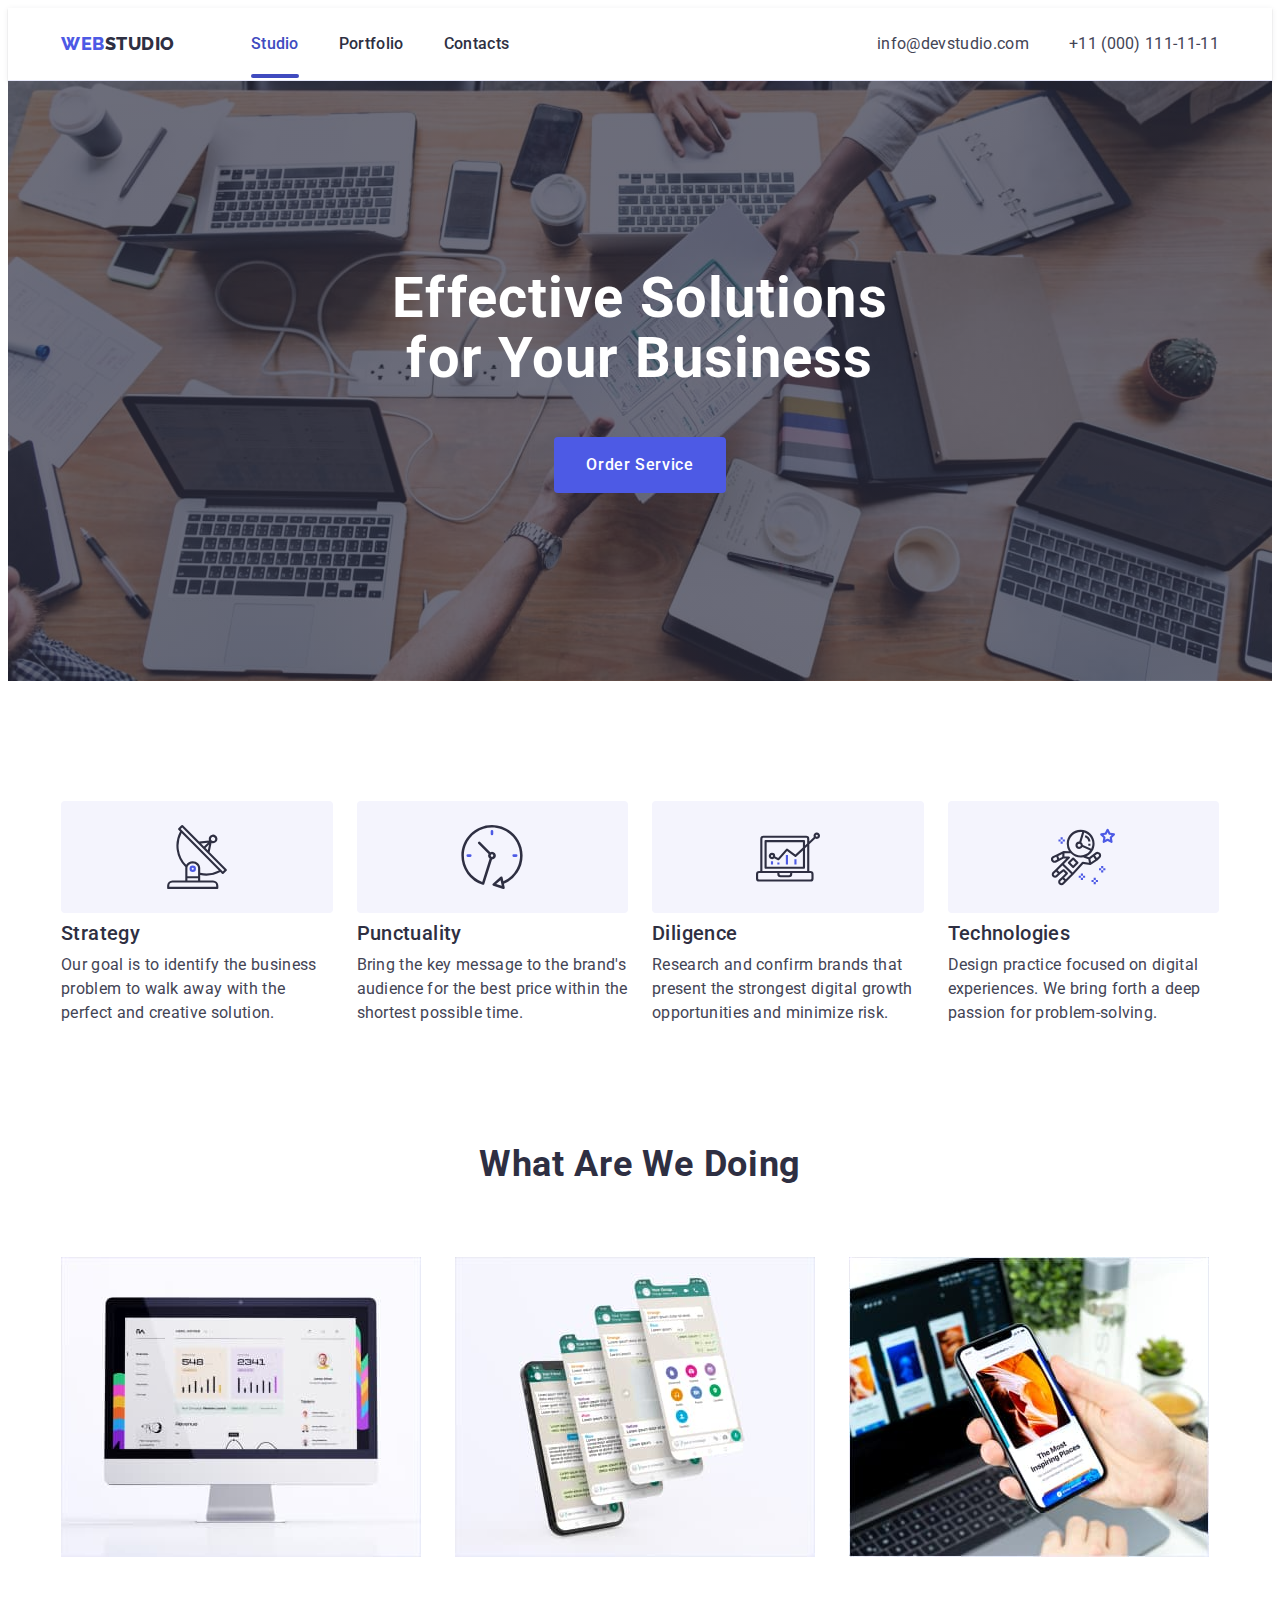
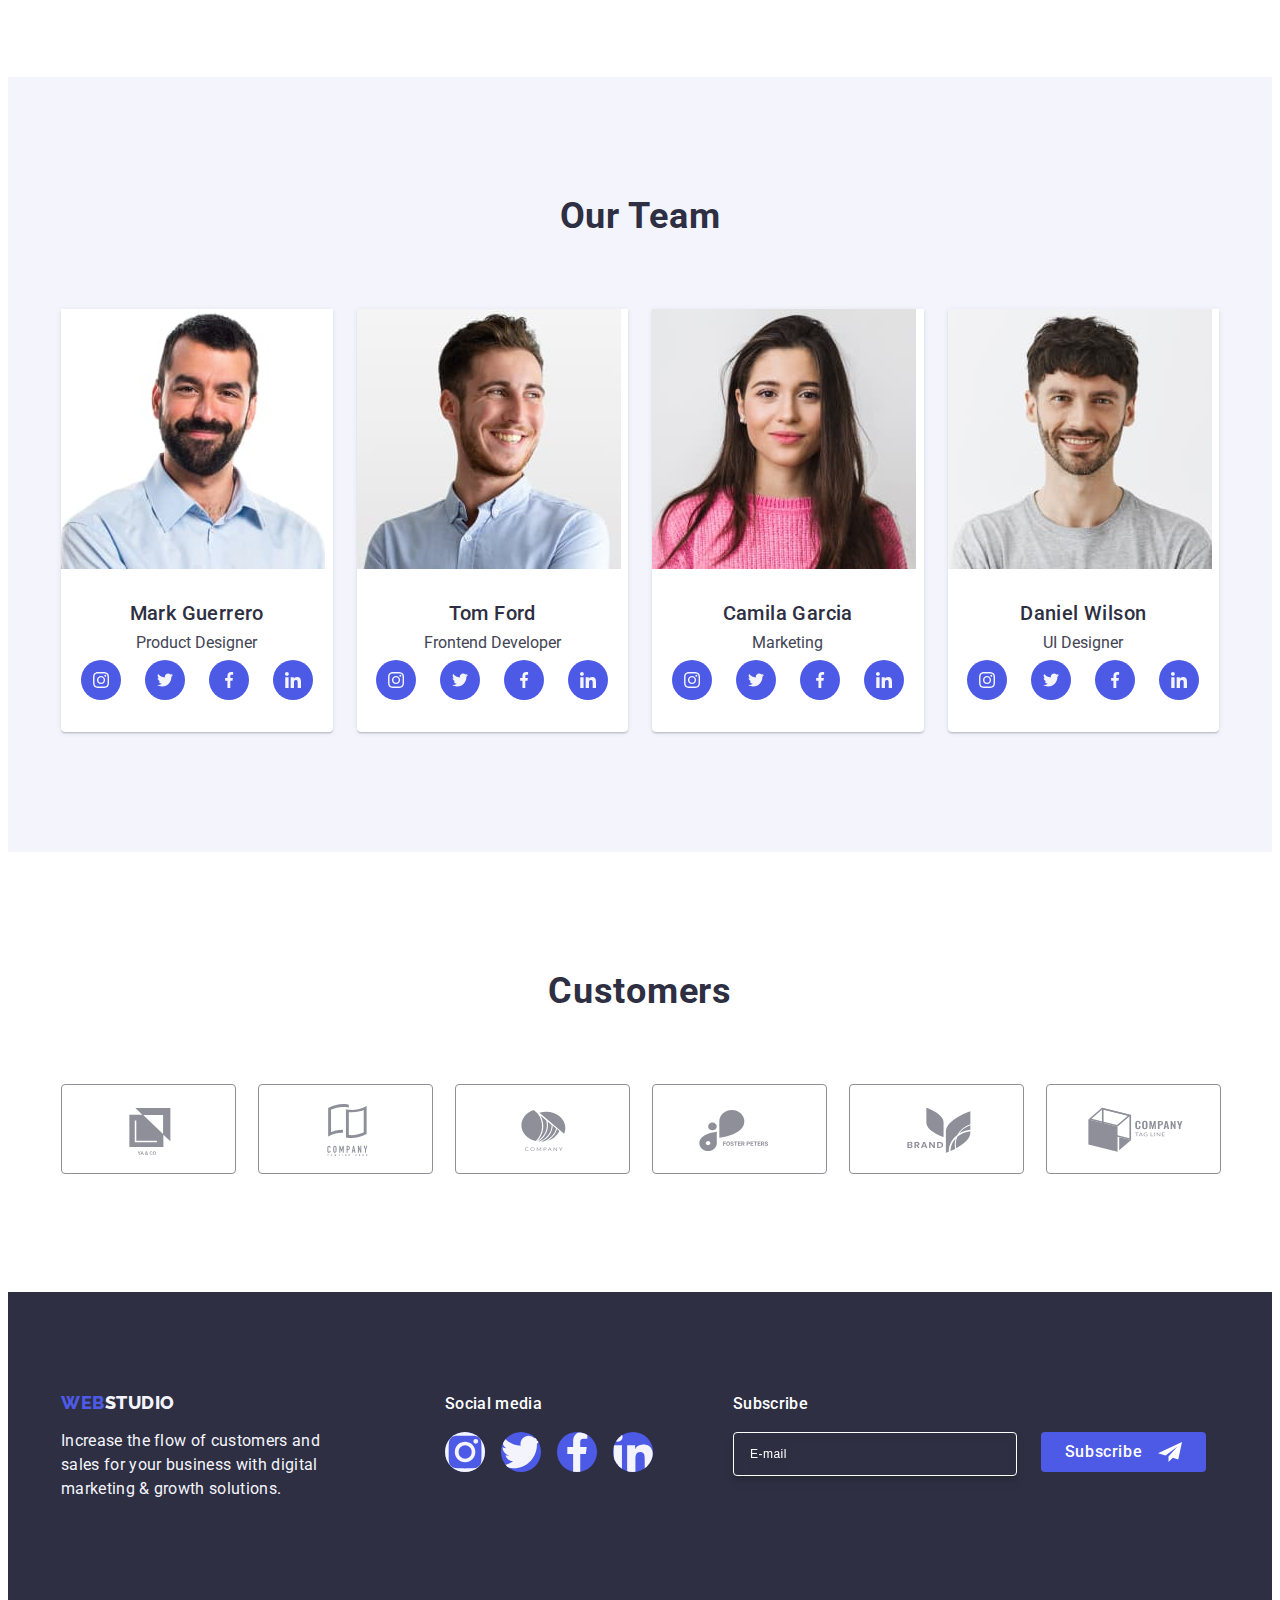
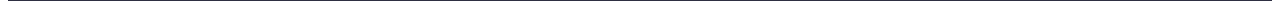
<file: index.html>
<!DOCTYPE html>
<html lang="en">
  <head>
    <meta charset="UTF-8" />
    <meta name="viewport" content="width=device-width, initial-scale=1.0" />
    <title>Web Studio</title>
    <link
      rel="stylesheet"
      href="https://cdnjs.cloudflare.com/ajax/libs/modern-normalize/2.0.0/modern-normalize.min.css"
      integrity="sha512-4xo8blKMVCiXpTaLzQSLSw3KFOVPWhm/TRtuPVc4WG6kUgjH6J03IBuG7JZPkcWMxJ5huwaBpOpnwYElP/m6wg=="
      crossorigin="anonymous"
      referrerpolicy="no-referrer"
    />
    <link rel="stylesheet" href="./css/styles.css" />
    <link rel="preconnect" href="https://fonts.googleapis.com" />
    <link rel="preconnect" href="https://fonts.gstatic.com" crossorigin />
    <link
      href="https://fonts.googleapis.com/css2?family=Raleway:wght@800&family=Roboto:wght@400;500;700;900&display=swap"
      rel="stylesheet"
    />
  </head>
  <body>
    <header class="header">
      <div class="container container-header">
        <nav class="header-navigation">
          <a class="header-logo link" href="./index.html"
            >Web<span class="header-studio-logo">Studio</span></a
          >
          <ul class="header-menu-list list">
            <li class="header-menu-item">
              <a class="header-menu-link link current" href="./index.html"
                >Studio</a
              >
            </li>
            <li class="header-menu-item">
              <a class="header-menu-link link" href="./portfolio.html"
                >Portfolio</a
              >
            </li>
            <li class="header-menu-item">
              <a class="header-menu-link link" href="">Contacts</a>
            </li>
          </ul>
        </nav>
        <address class="address">
          <ul class="address-list list">
            <li class="address-item">
              <a class="address-link link" href="mailto:info@devstudio.com"
                >info@devstudio.com</a
              >
            </li>
            <li class="address-item">
              <a class="address-link link" href="tel:+110001111111"
                >+11 (000) 111-11-11</a
              >
            </li>
          </ul>
        </address>
      </div>
    </header>
    <main>
      <section class="service">
        <div class="container">
          <h1 class="section-service-wrap">
            Effective Solutions for Your Business
          </h1>
          <button class="btn-section-service" type="button" data-modal-open>
            Order Service
          </button>
        </div>
      </section>
      <section class="section">
        <div class="container">
          <h2 class="visually-hidden">Solutions</h2>
          <ul class="section-list list">
            <li class="section-item">
              <div class="icon">
                <svg width="64" height="64">
                  <use href="./images/icons.svg#icon-antenna"></use>
                </svg>
              </div>
              <h3 class="section-service-title">Strategy</h3>
              <p class="section-text">
                Our goal is to identify the business problem to walk away with
                the perfect and creative solution.
              </p>
            </li>
            <li class="section-item">
              <div class="icon">
                <svg class="icon-section" width="64" height="64">
                  <use href="./images/icons.svg#icon-clock"></use>
                </svg>
              </div>
              <h3 class="section-service-title">Punctuality</h3>
              <p class="section-text">
                Bring the key message to the brand's audience for the best price
                within the shortest possible time.
              </p>
            </li>
            <li class="section-item">
              <div class="icon">
                <svg class="icon-section" width="64" height="64">
                  <use href="./images/icons.svg#icon-diagram"></use>
                </svg>
              </div>
              <h3 class="section-service-title">Diligence</h3>
              <p class="section-text">
                Research and confirm brands that present the strongest digital
                growth opportunities and minimize risk.
              </p>
            </li>
            <li class="section-item">
              <div class="icon">
                <svg class="icon-section" width="64" height="64">
                  <use href="./images/icons.svg#icon-astronaut"></use>
                </svg>
              </div>
              <h3 class="section-service-title">Technologies</h3>
              <p class="section-text">
                Design practice focused on digital experiences. We bring forth a
                deep passion for problem-solving.
              </p>
            </li>
          </ul>
        </div>
      </section>
      <section class="section-picture">
        <div class="container">
          <h2 class="section-title">What are we doing</h2>
          <ul class="section-picture-list list">
            <li class="section-picture-item">
              <img
                class="img"
                src="./images/img1.jpg"
                alt="Monitor"
                width="360"
              />
            </li>
            <li class="section-picture-item">
              <img
                class="img"
                src="./images/img2.jpg"
                alt="Smartphone"
                width="360"
              />
            </li>
            <li class="section-picture-item">
              <img
                class="img"
                src="./images/img3.jpg"
                alt="Smartphone and Computer"
                width="360"
              />
            </li>
          </ul>
        </div>
      </section>
      <section class="team">
        <div class="container">
          <h2 class="section-title-team">Our Team</h2>
          <ul class="team-list-list list">
            <li class="team-item-list">
              <img
                class="section-images-team"
                src="./images/img4.jpg"
                alt="Mark Guerrero"
                width="264"
              />
              <div class="container-team-title">
                <h3 class="team-title-title">Mark Guerrero</h3>
                <p class="text-team-text">Product Designer</p>
                <ul class="team-list-icon">
                  <li class="team-item-icon list">
                    <a
                      class="team-link-icon"
                      href="https://www.instagram.com/"
                      target="_blank"
                    >
                      <svg class="icon-team-section" width="16" height="16">
                        <use href="./images/icons.svg#icon-instagram"></use>
                      </svg>
                    </a>
                  </li>
                  <li class="team-item-icon list">
                    <a
                      class="team-link-icon"
                      href="https://twitter.com/"
                      target="_blank"
                    >
                      <svg class="icon-team-section" width="16" height="16">
                        <use href="./images/icons.svg#icon-twitter"></use>
                      </svg>
                    </a>
                  </li>
                  <li class="team-item-icon list">
                    <a
                      class="team-link-icon"
                      href="https://uk-ua.facebook.com/"
                      target="_blank"
                    >
                      <svg class="icon-team-section" width="16" height="16">
                        <use href="./images/icons.svg#icon-facebook"></use>
                      </svg>
                    </a>
                  </li>
                  <li class="team-item-icon list">
                    <a
                      class="team-link-icon"
                      href="https://www.linkedin.com/"
                      target="_blank"
                    >
                      <svg class="icon-team-section" width="16" height="16">
                        <use href="./images/icons.svg#icon-linkedin"></use>
                      </svg>
                    </a>
                  </li>
                </ul>
              </div>
            </li>
            <li class="team-item-list">
              <img
                class="section-images-team"
                src="./images/img5.jpg"
                alt="Tom Ford"
                width="264"
              />

              <div class="container-team-title">
                <h3 class="team-title-title">Tom Ford</h3>
                <p class="text-team-text">Frontend Developer</p>
                <ul class="team-list-icon">
                  <li class="team-item-icon list">
                    <a
                      class="team-link-icon"
                      href="https://www.instagram.com/"
                      target="_blank"
                    >
                      <svg class="icon-team-section" width="16" height="16">
                        <use href="./images/icons.svg#icon-instagram"></use>
                      </svg>
                    </a>
                  </li>
                  <li class="team-item-icon list">
                    <a
                      class="team-link-icon"
                      href="https://twitter.com/"
                      target="_blank"
                    >
                      <svg class="icon-team-section" width="16" height="16">
                        <use href="./images/icons.svg#icon-twitter"></use>
                      </svg>
                    </a>
                  </li>
                  <li class="team-item-icon list">
                    <a
                      class="team-link-icon"
                      href="https://uk-ua.facebook.com/"
                      target="_blank"
                    >
                      <svg class="icon-team-section" width="16" height="16">
                        <use href="./images/icons.svg#icon-facebook"></use>
                      </svg>
                    </a>
                  </li>
                  <li class="team-item-icon list">
                    <a
                      class="team-link-icon"
                      href="https://www.linkedin.com/"
                      target="_blank"
                    >
                      <svg class="icon-team-section" width="16" height="16">
                        <use href="./images/icons.svg#icon-linkedin"></use>
                      </svg>
                    </a>
                  </li>
                </ul>
              </div>
            </li>
            <li class="team-item-list">
              <img
                class="section-images-team"
                src="./images/img6.jpg"
                alt="Camila Garcia"
                width="264"
              />
              <div class="container-team-title">
                <h3 class="team-title-title">Camila Garcia</h3>
                <p class="text-team-text">Marketing</p>
                <ul class="team-list-icon">
                  <li class="team-item-icon list">
                    <a
                      class="team-link-icon"
                      href="https://www.instagram.com/"
                      target="_blank"
                    >
                      <svg class="icon-team-section" width="16" height="16">
                        <use href="./images/icons.svg#icon-instagram"></use>
                      </svg>
                    </a>
                  </li>
                  <li class="team-item-icon list">
                    <a
                      class="team-link-icon"
                      href="https://twitter.com/"
                      target="_blank"
                    >
                      <svg class="icon-team-section" width="16" height="16">
                        <use href="./images/icons.svg#icon-twitter"></use>
                      </svg>
                    </a>
                  </li>
                  <li class="team-item-icon list">
                    <a
                      class="team-link-icon"
                      href="https://uk-ua.facebook.com/"
                      target="_blank"
                    >
                      <svg class="icon-team-section" width="16" height="16">
                        <use href="./images/icons.svg#icon-facebook"></use>
                      </svg>
                    </a>
                  </li>
                  <li class="team-item-icon list">
                    <a
                      class="team-link-icon"
                      href="https://www.linkedin.com/"
                      target="_blank"
                    >
                      <svg class="icon-team-section" width="16" height="16">
                        <use href="./images/icons.svg#icon-linkedin"></use>
                      </svg>
                    </a>
                  </li>
                </ul>
              </div>
            </li>
            <li class="team-item-list">
              <img
                class="section-images-team"
                src="./images/img7.jpg"
                alt="Daniel Wilson"
                width="264"
              />
              <div class="container-team-title">
                <h3 class="team-title-title">Daniel Wilson</h3>
                <p class="text-team-text">UI Designer</p>
                <ul class="team-list-icon">
                  <li class="team-item-icon list">
                    <a
                      class="team-link-icon"
                      href="https://www.instagram.com/"
                      target="_blank"
                    >
                      <svg class="icon-team-section" width="16" height="16">
                        <use href="./images/icons.svg#icon-instagram"></use>
                      </svg>
                    </a>
                  </li>
                  <li class="team-item-icon list">
                    <a
                      class="team-link-icon"
                      href="https://twitter.com/"
                      target="_blank"
                    >
                      <svg class="icon-team-section" width="16" height="16">
                        <use href="./images/icons.svg#icon-twitter"></use>
                      </svg>
                    </a>
                  </li>
                  <li class="team-item-icon list">
                    <a
                      class="team-link-icon"
                      href="https://uk-ua.facebook.com/"
                      target="_blank"
                    >
                      <svg class="icon-team-section" width="16" height="16">
                        <use href="./images/icons.svg#icon-facebook"></use>
                      </svg>
                    </a>
                  </li>
                  <li class="team-item-icon list">
                    <a
                      class="team-link-icon"
                      href="https://www.linkedin.com/"
                      target="_blank"
                    >
                      <svg class="icon-team-section" width="16" height="16">
                        <use href="./images/icons.svg#icon-linkedin"></use>
                      </svg>
                    </a>
                  </li>
                </ul>
              </div>
            </li>
          </ul>
        </div>
      </section>
      <section class="customers">
        <div class="container">
          <h2 class="section-title-customers">Customers</h2>
          <ul class="section-list-customers list">
            <li class="section-item-customers">
              <a class="section-customers-link" href="">
                <svg class="icon-customers" width="104" height="56">
                  <use href="./images/icons.svg#icon-logo"></use>
                </svg>
              </a>
            </li>
            <li class="section-item-customers">
              <a class="section-customers-link" href="">
                <svg class="icon-customers" width="104" height="56">
                  <use href="./images/icons.svg#icon-logo1"></use>
                </svg>
              </a>
            </li>
            <li class="section-item-customers">
              <a class="section-customers-link" href="">
                <svg class="icon-customers" width="104" height="56">
                  <use href="./images/icons.svg#icon-logo2"></use>
                </svg>
              </a>
            </li>
            <li class="section-item-customers">
              <a class="section-customers-link" href="">
                <svg class="icon-customers" width="104" height="56">
                  <use href="./images/icons.svg#icon-logo3"></use>
                </svg>
              </a>
            </li>
            <li class="section-item-customers">
              <a class="section-customers-link" href="">
                <svg class="icon-customers" width="104" height="56">
                  <use href="./images/icons.svg#icon-logo4"></use>
                </svg>
              </a>
            </li>
            <li class="section-item-customers">
              <a class="section-customers-link" href="">
                <svg class="icon-customers" width="104" height="56">
                  <use href="./images/icons.svg#icon-logo5"></use>
                </svg>
              </a>
            </li>
          </ul>
        </div>
      </section>
    </main>
    <footer class="footer">
      <div class="container-footer-footer container">
        <div class="container-footer-logo">
          <a class="footer-logo link" href="./index.html"
            >Web<span class="logo">Studio</span></a
          >
          <p class="footer-text">
            Increase the flow of customers and sales for your business with
            digital marketing &amp; growth solutions.
          </p>
        </div>

        <div class="icons">
          <p class="icons-text-footer">Social media</p>
          <ul class="icons-list-footer">
            <li class="icons-item-footer list">
              <a
                class="icons-link-footer link"
                href="https://www.instagram.com/"
                target="_blank"
              >
                <svg class="icons-footer" width="24" height="24">
                  <use href="./images/icons.svg#icon-instagram"></use>
                </svg>
              </a>
            </li>
            <li class="icons-item-footer list">
              <a
                class="icons-link-footer link"
                href="https://twitter.com/"
                target="_blank"
              >
                <svg class="icons-footer" width="24" height="24">
                  <use href="./images/icons.svg#icon-twitter"></use>
                </svg>
              </a>
            </li>
            <li class="icons-item-footer list">
              <a
                class="icons-link-footer link"
                href="https://uk-ua.facebook.com/"
                target="_blank"
              >
                <svg class="icons-footer" width="24" height="24">
                  <use href="./images/icons.svg#icon-facebook"></use>
                </svg>
              </a>
            </li>
            <li class="icons-item-footer list">
              <a
                class="icons-link-footer link"
                href="https://www.linkedin.com/"
                target="_blank"
              >
                <svg class="icons-footer" width="24" height="24">
                  <use href="./images/icons.svg#icon-linkedin"></use>
                </svg>
              </a>
            </li>
          </ul>
        </div>
        <div class="footer-subscribe">
          <p class="footer-subscribe-text">Subscribe</p>
          <form class="footer-form">
            <label class="footer-form-label" aria-label="footer email input">
              <input
                type="email"
                name="footer-email"
                class="footer-input-email"
                placeholder="E-mail"
              />
            </label>
            <button class="footer-subscribe-btn" type="submit">
              Subscribe
              <svg class="icons-footer-subscribe" width="24" height="24">
                <use href="./images/icons.svg#icon-frame"></use>
              </svg>
            </button>
          </form>
        </div>
      </div>
    </footer>
    <div class="backdrop is-hidden" data-modal>
      <div class="modal">
        <button class="modal-close-btn" data-modal-close type="button">
          <svg class="icons-modal-modal" width="8" height="8">
            <use href="./images/icons.svg#icon-close"></use>
          </svg>
        </button>
        <p class="modal-title">Leave your contacts and we will call you back</p>
        <form class="modal-form">
          <div class="modal-field">
            <label for="user-name" class="modal-label">Name</label>
            <div class="modal-input-wrap">
              <input
                type="text"
                id="user-name"
                class="modal-input"
                name="user-name"
              />
              <svg class="modal-icons-input" width="18" height="24">
                <use href="./images/icons.svg#icon-person"></use>
              </svg>
            </div>
          </div>
          <div class="modal-field">
            <label for="user-phone" class="modal-label">Phone</label>
            <div class="modal-input-wrap">
              <input
                type="tel"
                id="user-phone"
                class="modal-input"
                name="user-phone"
              />
              <svg class="modal-icons-input" width="18" height="24">
                <use href="./images/icons.svg#icon-phone"></use>
              </svg>
            </div>
          </div>
          <div class="modal-field">
            <label for="user-email" class="modal-label">Email</label>
            <div class="modal-input-wrap">
              <input
                type="email"
                id="user-email"
                class="modal-input"
                name="user-email"
              />
              <svg class="modal-icons-input" width="18" height="24">
                <use href="./images/icons.svg#icon-email"></use>
              </svg>
            </div>
          </div>
          <div class="modal-field-comment">
            <label for="user-comment" class="modal-label">Comment</label>
            <textarea
              name="user-comment"
              id="user-comment"
              cols="30"
              rows="10"
              class="modal-comment"
              placeholder="Text input"
            ></textarea>
          </div>
          <div class="modal-field-checkbox">
            <input
              type="checkbox"
              class="visually-hidden"
              id="user-privacy"
              name="user-privacy"
              value="true"
            />
            <label for="user-privacy" class="modal-check-text">
              <span class="modal-privacy-span">
                <svg class="modal-icons-vector" width="10" height="8">
                  <use href="./images/icons.svg#icon-vector"></use>
                </svg> </span
              >I accept the terms and conditions of the<a
                class="modal-check-link"
                href=""
                >Privacy Policy</a
              ></label
            >
          </div>
          <button class="modal-field-btn" type="submit">Send</button>
        </form>
      </div>
    </div>
    <script src="./js/modal.js"></script>
  </body>
</html>
</file>
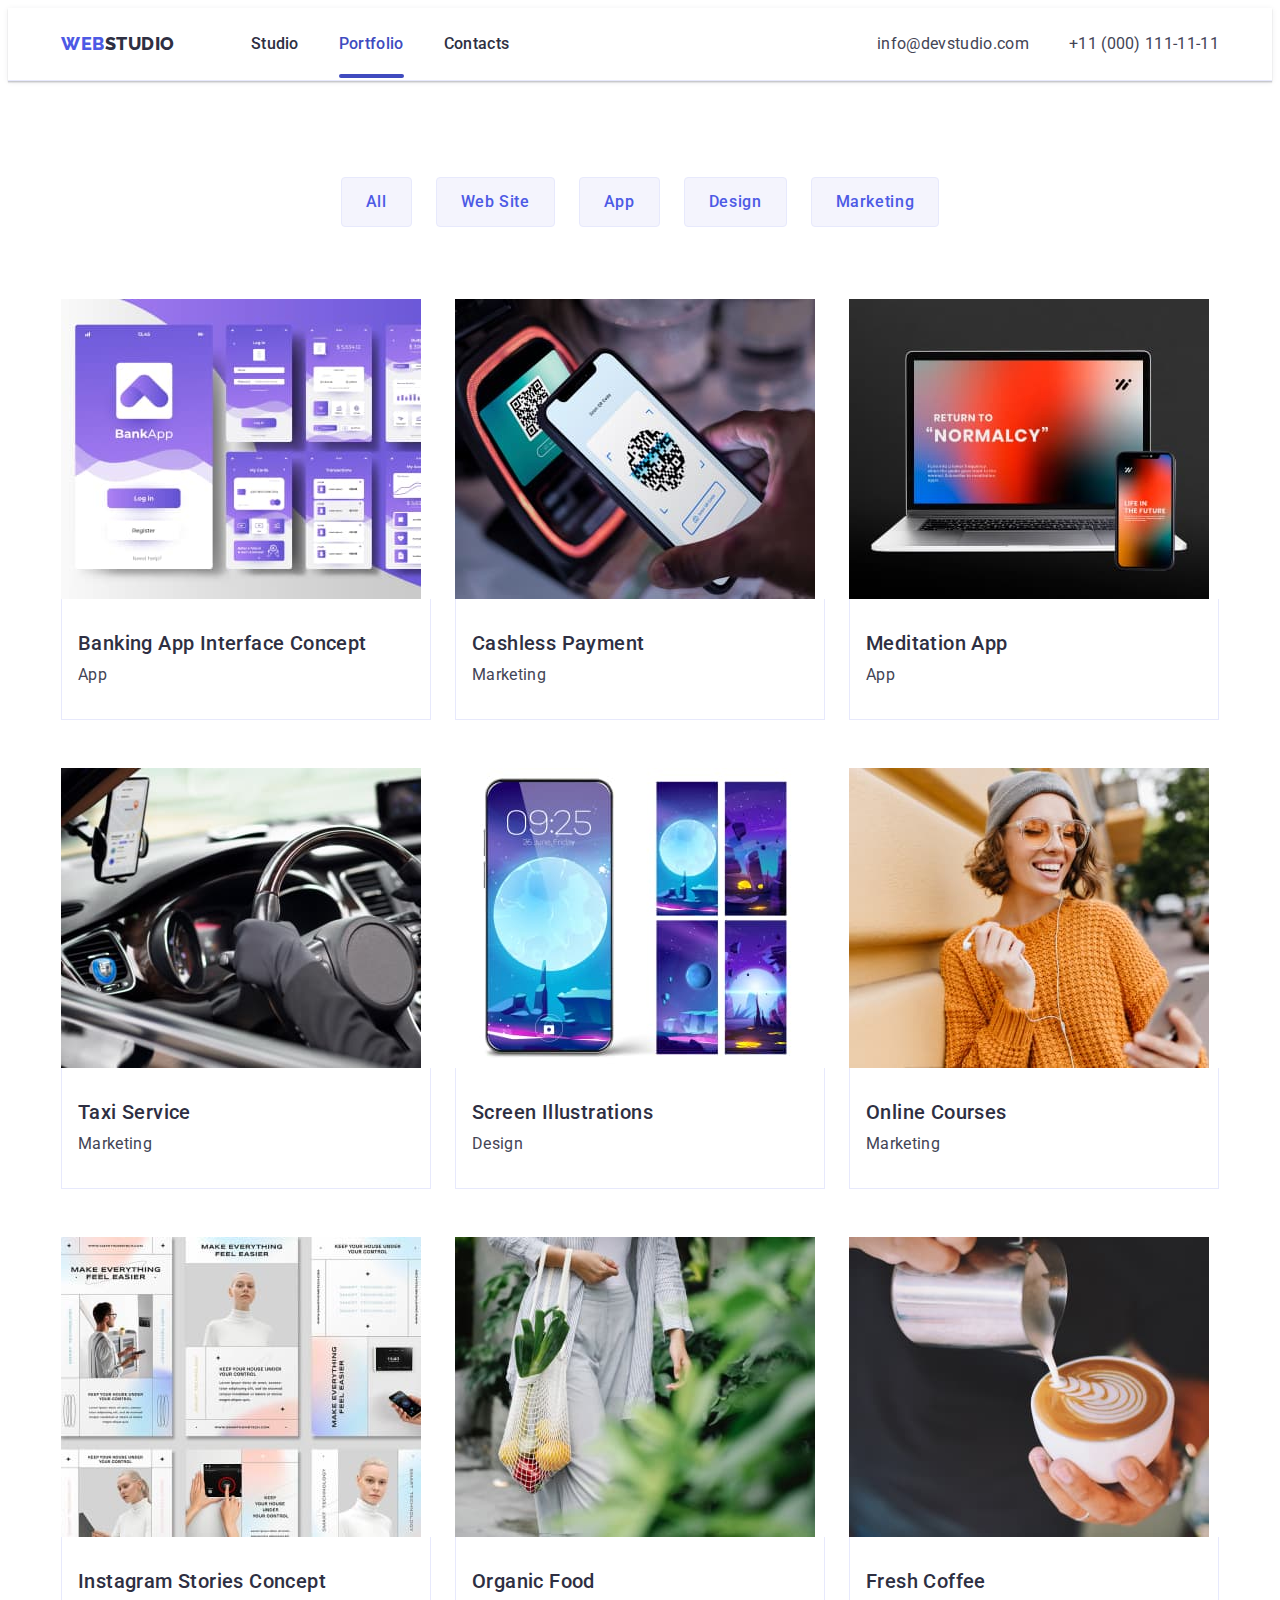
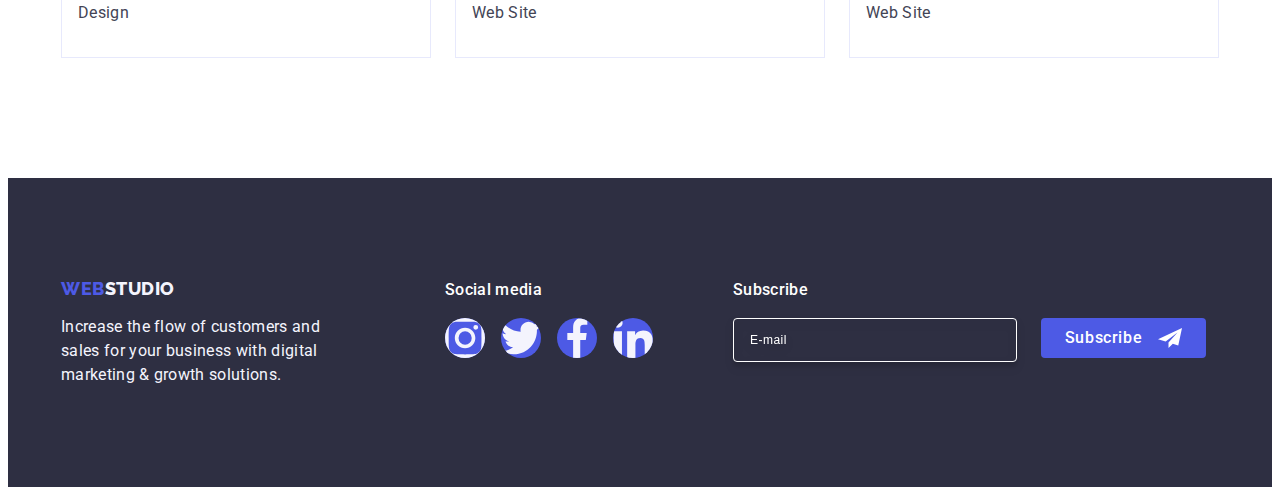
<file: portfolio.html>
<!DOCTYPE html>
<html lang="en">
  <head>
    <meta charset="UTF-8" />
    <meta name="viewport" content="width=device-width, initial-scale=1.0" />
    <title>Portfolio</title>
    <link
      rel="stylesheet"
      href="https://cdnjs.cloudflare.com/ajax/libs/modern-normalize/2.0.0/modern-normalize.min.css"
      integrity="sha512-4xo8blKMVCiXpTaLzQSLSw3KFOVPWhm/TRtuPVc4WG6kUgjH6J03IBuG7JZPkcWMxJ5huwaBpOpnwYElP/m6wg=="
      crossorigin="anonymous"
      referrerpolicy="no-referrer"
    />
    <link rel="stylesheet" href="./css/styles.css" />
    <link rel="preconnect" href="https://fonts.googleapis.com" />
    <link rel="preconnect" href="https://fonts.gstatic.com" crossorigin />
    <link
      href="https://fonts.googleapis.com/css2?family=Raleway:wght@800&family=Roboto:wght@400;500;700;900&display=swap"
      rel="stylesheet"
    />
  </head>
  <body>
    <header class="header">
      <div class="container container-header">
        <nav class="header-navigation">
          <a class="header-logo link" href="./index.html"
            >Web<span class="header-studio-logo">Studio</span></a
          >
          <ul class="header-menu-list list">
            <li class="header-menu-item">
              <a class="header-menu-link link" href="./index.html">Studio</a>
            </li>
            <li class="header-menu-item">
              <a class="header-menu-link link current" href="./portfolio.html"
                >Portfolio</a
              >
            </li>
            <li class="header-menu-item">
              <a class="header-menu-link link" href="">Contacts</a>
            </li>
          </ul>
        </nav>
        <address class="address">
          <ul class="address-list list">
            <li class="address-item">
              <a class="address-link link" href="mailto:info@devstudio.com"
                >info@devstudio.com</a
              >
            </li>
            <li class="address-item">
              <a class="address-link link" href="tel:+110001111111"
                >+11 (000) 111-11-11</a
              >
            </li>
          </ul>
        </address>
      </div>
    </header>
    <main>
      <section class="information">
        <div class="container">
          <h1 class="visually-hidden">Information</h1>
          <ul class="info-list list">
            <li class="info-item">
              <button class="btn-info" type="button">All</button>
            </li>
            <li class="info-item">
              <button class="btn-info" type="button">Web Site</button>
            </li>
            <li class="info-item">
              <button class="btn-info" type="button">App</button>
            </li>
            <li class="info-item">
              <button class="btn-info" type="button">Design</button>
            </li>
            <li class="info-item">
              <button class="btn-info" type="button">Marketing</button>
            </li>
          </ul>
          <ul class="section-info-list list">
            <li class="section-info-item">
              <a class="section-info-link link" href="">
                <div class="section-cover-wrap">
                  <img
                    class="img"
                    src="./images/img8.jpg"
                    alt="Banking App"
                    width="360"
                    height="300"
                  />
                  <p class="section-cover-text">
                    14 Stylish and User-Friendly App Design Concepts · Task
                    Manager App · Calorie Tracker App · Exotic Fruit Ecommerce
                    App · Cloud Storage App
                  </p>
                </div>
                <div class="container-info">
                  <h2 class="info-title">Banking App Interface Concept</h2>
                  <p class="info-text">App</p>
                </div>
              </a>
            </li>
            <li class="section-info-item">
              <a class="section-info-link link" href="">
                <div class="section-cover-wrap">
                  <img
                    class="img"
                    src="./images/img9.jpg"
                    alt="Cashless Payment Marketing"
                    width="360"
                    height="300"
                  />
                  <p class="section-cover-text">
                    14 Stylish and User-Friendly App Design Concepts · Task
                    Manager App · Calorie Tracker App · Exotic Fruit Ecommerce
                    App · Cloud Storage App
                  </p>
                </div>
                <div class="container-info">
                  <h2 class="info-title">Cashless Payment</h2>
                  <p class="info-text">Marketing</p>
                </div>
              </a>
            </li>
            <li class="section-info-item">
              <a class="section-info-link link" href="">
                <div class="section-cover-wrap">
                  <img
                    class="img"
                    src="./images/img10.jpg"
                    alt="Meditation App"
                    width="360"
                    height="300"
                  />
                  <p class="section-cover-text">
                    14 Stylish and User-Friendly App Design Concepts · Task
                    Manager App · Calorie Tracker App · Exotic Fruit Ecommerce
                    App · Cloud Storage App
                  </p>
                </div>
                <div class="container-info">
                  <h2 class="info-title">Meditation App</h2>
                  <p class="info-text">App</p>
                </div>
              </a>
            </li>
            <li class="section-info-item">
              <a class="section-info-link link" href="">
                <div class="section-cover-wrap">
                  <img
                    class="img"
                    src="./images/img11.jpg"
                    alt="Taxi Service Marketing"
                    width="360"
                    height="300"
                  />
                  <p class="section-cover-text">
                    14 Stylish and User-Friendly App Design Concepts · Task
                    Manager App · Calorie Tracker App · Exotic Fruit Ecommerce
                    App · Cloud Storage App
                  </p>
                </div>
                <div class="container-info">
                  <h2 class="info-title">Taxi Service</h2>
                  <p class="info-text">Marketing</p>
                </div>
              </a>
            </li>
            <li class="section-info-item">
              <a class="section-info-link link" href="">
                <div class="section-cover-wrap">
                  <img
                    class="img"
                    src="./images/img12.jpg"
                    alt="Screen Illustrations Design"
                    width="360"
                    height="300"
                  />
                  <p class="section-cover-text">
                    14 Stylish and User-Friendly App Design Concepts · Task
                    Manager App · Calorie Tracker App · Exotic Fruit Ecommerce
                    App · Cloud Storage App
                  </p>
                </div>
                <div class="container-info">
                  <h2 class="info-title">Screen Illustrations</h2>
                  <p class="info-text">Design</p>
                </div>
              </a>
            </li>
            <li class="section-info-item">
              <a class="section-info-link link" href="">
                <div class="section-cover-wrap">
                  <img
                    class="img"
                    src="./images/img13.jpg"
                    alt="Online Courses Marketing"
                    width="360"
                    height="300"
                  />
                  <p class="section-cover-text">
                    14 Stylish and User-Friendly App Design Concepts · Task
                    Manager App · Calorie Tracker App · Exotic Fruit Ecommerce
                    App · Cloud Storage App
                  </p>
                </div>
                <div class="container-info">
                  <h2 class="info-title">Online Courses</h2>
                  <p class="info-text">Marketing</p>
                </div>
              </a>
            </li>
            <li class="section-info-item">
              <a class="section-info-link link" href="">
                <div class="section-cover-wrap">
                  <img
                    class="img"
                    src="./images/img14.jpg"
                    alt="Instagram Stories Concept Design"
                    width="360"
                    height="300"
                  />
                  <p class="section-cover-text">
                    14 Stylish and User-Friendly App Design Concepts · Task
                    Manager App · Calorie Tracker App · Exotic Fruit Ecommerce
                    App · Cloud Storage App
                  </p>
                </div>
                <div class="container-info">
                  <h2 class="info-title">Instagram Stories Concept</h2>
                  <p class="info-text">Design</p>
                </div>
              </a>
            </li>
            <li class="section-info-item">
              <a class="section-info-link link" href="">
                <div class="section-cover-wrap">
                  <img
                    class="img"
                    src="./images/img15.jpg"
                    alt="Organic Food Web Site"
                    width="360"
                    height="300"
                  />
                  <p class="section-cover-text">
                    14 Stylish and User-Friendly App Design Concepts · Task
                    Manager App · Calorie Tracker App · Exotic Fruit Ecommerce
                    App · Cloud Storage App
                  </p>
                </div>
                <div class="container-info">
                  <h2 class="info-title">Organic Food</h2>
                  <p class="info-text">Web Site</p>
                </div>
              </a>
            </li>
            <li class="section-info-item">
              <a class="section-info-link link" href="">
                <div class="section-cover-wrap">
                  <img
                    class="img"
                    src="./images/img16.jpg"
                    alt="Fresh Coffee Web Site"
                    width="360"
                    height="300"
                  />
                  <p class="section-cover-text">
                    14 Stylish and User-Friendly App Design Concepts · Task
                    Manager App · Calorie Tracker App · Exotic Fruit Ecommerce
                    App · Cloud Storage App
                  </p>
                </div>
                <div class="container-info">
                  <h2 class="info-title">Fresh Coffee</h2>
                  <p class="info-text">Web Site</p>
                </div>
              </a>
            </li>
          </ul>
        </div>
      </section>
    </main>
    <footer class="footer">
      <div class="container-footer-footer container">
        <div class="container-footer-logo">
          <a class="footer-logo link" href="./index.html"
            >Web<span class="logo">Studio</span></a
          >
          <p class="footer-text">
            Increase the flow of customers and sales for your business with
            digital marketing &amp; growth solutions.
          </p>
        </div>

        <div class="icons">
          <p class="icons-text-footer">Social media</p>
          <ul class="icons-list-footer">
            <li class="icons-item-footer list">
              <a
                class="icons-link-footer link"
                href="https://www.instagram.com/"
                target="_blank"
              >
                <svg class="icons-footer" width="24" height="24">
                  <use href="./images/icons.svg#icon-instagram"></use>
                </svg>
              </a>
            </li>
            <li class="icons-item-footer list">
              <a
                class="icons-link-footer link"
                href="https://twitter.com/"
                target="_blank"
              >
                <svg class="icons-footer" width="24" height="24">
                  <use href="./images/icons.svg#icon-twitter"></use>
                </svg>
              </a>
            </li>
            <li class="icons-item-footer list">
              <a
                class="icons-link-footer link"
                href="https://uk-ua.facebook.com/"
                target="_blank"
              >
                <svg class="icons-footer" width="24" height="24">
                  <use href="./images/icons.svg#icon-facebook"></use>
                </svg>
              </a>
            </li>
            <li class="icons-item-footer list">
              <a
                class="icons-link-footer link"
                href="https://www.linkedin.com/"
                target="_blank"
              >
                <svg class="icons-footer" width="24" height="24">
                  <use href="./images/icons.svg#icon-linkedin"></use>
                </svg>
              </a>
            </li>
          </ul>
        </div>
        <div class="footer-subscribe">
          <p class="footer-subscribe-text">Subscribe</p>
          <form class="footer-form">
            <label class="footer-form-label" aria-label="footer email input">
              <input
                type="email"
                name="footer-email"
                class="footer-input-email"
                placeholder="E-mail"
              />
            </label>
            <button class="footer-subscribe-btn" type="submit">
              Subscribe
              <svg class="icons-footer-subscribe" width="24" height="24">
                <use href="./images/icons.svg#icon-frame"></use>
              </svg>
            </button>
          </form>
        </div>
      </div>
    </footer>
  </body>
</html>
</file>
<file: css/styles.css>
:root {
  --iris: #4d5ae5;
  --ocean: #404bbf;
  --navy-blue: #2e2f42;
  --green: #31d0aa;
  --slate: #434455;
  --light-slate: #8e8f99;
  --cornflower: #e7e9fc;
  --cloud: #f4f4fd;
  --navy-blue-modal: #2e2f42;
  --grey: #2e2f42;
  --white: #ffffff;
  --dairy: #fcfcfc;
}
body {
  font-family: "Roboto", sans-serif;
  color: var(--slate, #434455);
  background-color: var(--white, #ffffff);
}
p,
h1,
h2,
h3,
h4,
h5,
h6 {
  margin-top: 0;
  margin-bottom: 0;
}
ul,
ol {
  padding: 0;
  margin-top: 0;
  margin-bottom: 0;
}
.header-logo {
  color: var(--iris, #4d5ae5);
  font-family: "Raleway", sans-serif;
  font-size: 18px;
  font-weight: 800;
  line-height: 1.17;
  letter-spacing: 0.03em;
  text-transform: uppercase;
  margin-right: 76px;
}
.header-navigation {
  display: flex;
  align-items: center;
}
.header-menu-list {
  display: flex;
  gap: 40px;
}
.header-menu-item {
  color: var(--ocean, #404bbf);
  position: relative;
}
.header-menu-link {
  padding: 24px 0;
  color: var(--navyblue, #2e2f42);
  font-size: 16px;
  font-weight: 500;
  line-height: 1.5;
  letter-spacing: 0.02em;
  position: relative;
  transition: color 250ms cubic-bezier(0.4, 0, 0.2, 1);
}
.current {
  position: relative;
  color: var(--ocean, #404bbf);
}
.current::after {
  content: "";
  position: absolute;
  width: 100%;
  height: 4px;
  border-radius: 2px;
  left: 0;
  bottom: -1px;
  background-color: var(--ocean, #404bbf);
}
.header-menu-link:hover::after,
.header-menu-link:active::after,
.header-menu-link:focus::after {
  background-color: var(--ocean, #404bbf);
  color: var(--ocean, #404bbf);
}
.header-menu-link:hover,
.header-menu-link:active,
.header-menu-link:focus {
  color: var(--ocean, #404bbf);
}
.address {
  font-style: normal;
}
.address-item {
  transition-property: color;
  transition-duration: 250ms;
  transition-timing-function: cubic-bezier(0.4, 0, 0.2, 1);
}
.address-link {
  color: var(--slate, #434455);
  font-size: 16px;
  font-style: normal;
  line-height: 1.5;
  letter-spacing: 0.02em;
  transition: color 250ms cubic-bezier(0.4, 0, 0.2, 1);
}
.header {
  border-bottom: 1px solid var(--cornflower, #e7e9fc);
  box-shadow: 0px 1px 6px 0px rgba(46, 47, 66, 0.08),
    0px 1px 1px 0px rgba(46, 47, 66, 0.16),
    0px 2px 1px 0px rgba(46, 47, 66, 0.08);
}
.container-header {
  display: flex;
  align-items: center;
}
.header-menu-item {
  padding: 24px 0;
}

.header-studio-logo {
  color: var(--navyblue, #2e2f42);
}
.address-link:hover,
.address-link:focus {
  color: var(--ocean, #404bbf);
}
.address {
  margin-left: auto;
}
.address-list {
  display: flex;
  gap: 40px;
}
.container {
  width: 1158px;
  margin: 0 auto;
  padding: 0 15px;
}
.service {
  max-width: 1440px;
  padding-top: 188px;
  padding-bottom: 188px;
  background-color: var(--navy-blue, #2e2f42);
  background-image: linear-gradient(
      rgba(46, 47, 66, 0.7),
      rgba(46, 47, 66, 0.7)
    ),
    url(../images/people-office.jpg);
  background-repeat: no-repeat;
  background-position: center;
  background-size: cover;
  display: block;
  justify-content: center;
  margin: 0 auto;
}

.section {
  padding: 120px 0;
}
.section-service-wrap {
  color: var(--white, #fff);
  text-align: center;
  font-size: 56px;
  line-height: 1.07;
  letter-spacing: 0.02em;
  max-width: 496px;
  margin-bottom: 48px;
  margin-left: auto;
  margin-right: auto;
}
.btn-section-service {
  cursor: pointer;
  color: var(--white, #fff);
  font-family: inherit;
  font-size: 16px;
  font-weight: 500;
  line-height: 1.5;
  letter-spacing: 0.04em;
  background-color: var(--iris, #4d5ae5);
  padding: 16px 32px;
  display: block;
  min-width: 169px;
  height: 56px;
  border: none;
  border-radius: 4px;
  margin: 0 auto;
  transition-property: background-color;
  transition-duration: 250ms;
  transition-timing-function: cubic-bezier(0.4, 0, 0.2, 1);
}
.btn-section-service:hover,
.btn-section-service:active,
.btn-section-service:focus {
  background-color: var(--ocean, #404bbf);
}
.visually-hidden {
  position: absolute;
  width: 1px;
  height: 1px;
  margin: -1px;
  border: 0;
  padding: 0;

  white-space: nowrap;
  clip-path: inset(100%);
  clip: rect(0 0 0 0);
  overflow: hidden;
}
.section-service-title {
  color: var(--navy-blue, #2e2f42);
  font-size: 20px;
  font-weight: 500;
  line-height: 1.2;
  letter-spacing: 0.02em;
  margin-bottom: 8px;
}
.section-list {
  display: flex;
  gap: 24px;
  align-items: center;
}
.section-item {
  width: calc((100% - 72px) / 4);
}
.section-text {
  color: var(--slate, #434455);
  font-size: 16px;
  line-height: 1.5;
  letter-spacing: 0.02em;
}
.section-title {
  text-align: center;
  color: var(--grey, #2e2f42);
  font-size: 36px;
  line-height: 1.11;
  letter-spacing: 0.02em;
  text-transform: capitalize;
  /* max-width: 323px; */
  margin-bottom: 72px;
}
.icon {
  border-radius: 4px;
  width: 100%;
  height: 112px;
  background-color: var(--cloud, #f4f4fd);
  display: flex;
  align-items: center;
  justify-content: center;
  margin-bottom: 8px;
}
.section-picture {
  padding-bottom: 120px;
  padding: 0 auto;
}
.section-picture-list {
  display: flex;
  gap: 24px;
  align-content: center;
}
.section-picture-item {
  width: calc((100% - 3 * 16px) / 3);
}
.team {
  padding: 120px 0;
  background-color: var(--cloud, #f4f4fd);
}
.section-title-team {
  text-align: center;
  color: var(--grey, #2e2f42);
  font-size: 36px;
  line-height: 1.11;
  letter-spacing: 0.02em;
  text-transform: capitalize;
  margin-bottom: 72px;
}
.team-title-title {
  color: var(--navy-blue, #2e2f42);
  font-size: 20px;
  font-weight: 500;
  line-height: 1.2;
  letter-spacing: 0.02em;
}
.team-list-list {
  display: flex;
  gap: 24px;
}
.team-item-list {
  background-color: var(--white, #ffffff);
  flex-basis: calc((100% - 3 * 24px) / 4);
  border-radius: 0px 0px 4px 4px;
  box-shadow: 0px 2px 1px 0px rgba(46, 47, 66, 0.08),
    0px 1px 1px 0px rgba(46, 47, 66, 0.16),
    0px 1px 6px 0px rgba(46, 47, 66, 0.08);
}
.section-images-team {
  display: block;
}
.container-team-title {
  padding: 32px 0;
}
.team-title-title {
  text-align: center;
  margin-bottom: 8px;
}
.text-team-text {
  text-align: center;
  margin-bottom: 8px;
}
.team-text {
  color: var(--slate, #434455);
  font-size: 16px;
  line-height: 1.5;
  letter-spacing: 0.02em;
}
.team-list-icon {
  width: 232px;
  margin: 0 auto;
  display: flex;
  gap: 24px;
  justify-content: center;
}
.team-item-icon {
  width: 40px;
  height: 40px;
}
.team-link-icon {
  width: 100%;
  height: 100%;
  background-color: var(--iris, #4d5ae5);
  display: flex;
  align-items: center;
  justify-content: center;
  border-radius: 50%;
  transition: background-color 250ms cubic-bezier(0.4, 0, 0.2, 1);
}
.team-link-icon:hover,
.team-link-icon:focus {
  background-color: var(--ocean, #404bbf);
}

.customers {
  padding: 120px 0;
}
.section-title-customers {
  text-align: center;
  color: var(--grey, #2e2f42);
  font-size: 36px;
  line-height: 1.11;
  letter-spacing: 0.02em;
  text-transform: capitalize;
  margin-bottom: 72px;
}
.section-list-customers {
  display: flex;
  gap: 24px;
  fill: var(--light-slate, #8e8f99);
}
.icon-team-section {
  fill: var(--cloud, #f4f4fd);
}
.icon-customers {
  width: 104px;
  height: 56px;
  fill: currentColor;
  transition-property: background-color;
  transition-duration: 250ms;
  transition-timing-function: cubic-bezier(0.4, 0, 0.2, 1);
}
.icon-customers:hover,
.icon-customers:focus {
  fill: var(--ocean, #404bbf);
}
.section-customers-link:hover,
.section-customers-link:focus {
  border-color: var(--ocean, #404bbf);
  color: var(--ocean, #404bbf);
}
.section-item-customers {
  width: 100%;
  height: 88px;
}
.section-customers-link {
  width: 100%;
  height: 100%;
  border: 1px solid var(--light-slate, #8e8f99);
  border-radius: 4px;
  display: flex;
  align-items: center;
  justify-content: center;
  color: var(--light-slate, #8e8f99);
  transition: border-color 250ms cubic-bezier(0.4, 0, 0.2, 1),
    color 250ms cubic-bezier(0.4, 0, 0.2, 1);
}
.footer {
  padding-top: 100px;
  padding-bottom: 100px;
  background-color: var(--navy-blue, #2e2f42);
}
.container-footer-footer {
  display: flex;
  align-items: baseline;
}
.container-footer-logo {
  margin-right: 120px;
}
.footer-logo {
  color: var(--iris, #4d5ae5);
  font-family: "Raleway", sans-serif;
  font-size: 18px;
  font-weight: 800;
  line-height: 1.17;
  letter-spacing: 0.03em;
  text-transform: uppercase;
  display: inline-block;
  margin-bottom: 16px;
}
.logo {
  color: var(--cloud, #f4f4fd);
}
.footer-text {
  color: var(--cloud, #f4f4fd);
  font-size: 16px;
  line-height: 1.5;
  letter-spacing: 0.02em;
  max-width: 264px;
}
.icons-text-footer {
  color: var(--white, #ffffff);
  font-weight: 500;
  font-size: 16px;
  line-height: 1.5;
  letter-spacing: 0.02em;
  margin-bottom: 16px;
}
.icons-item-footer {
  height: 40px;
  width: 40px;
}
.icons-link-footer {
  width: 100%;
  height: 100%;
  display: flex;
  align-items: center;
  justify-content: center;
  border-radius: 50%;
  background-color: var(--iris, #4d5ae5);
  transition: background-color 250ms cubic-bezier(0.4, 0, 0.2, 1);
}
.icons-list-footer {
  display: flex;
  gap: 16px;
}
.icons-link-footer:hover,
.icons-link-footer:focus {
  background-color: var(--green, #31d0aa);
  border-radius: 50%;
}
.icons-footer {
  width: 40px;
  height: 40px;
  fill: var(--cloud, #f4f4fd);
  padding: 8px 0;
  border-radius: 50%;
  transition-property: background-color;
  transition-duration: 250ms;
  transition-timing-function: cubic-bezier(0.4, 0, 0.2, 1);
}

.btn-info {
  font-family: "Roboto", sans-serif;
  color: var(--iris, #4d5ae5);
  font-size: 16px;
  font-weight: 500;
  line-height: 1.5;
  letter-spacing: 0.04em;
  background-color: var(--cloud, #f4f4fd);
  padding: 12px 24px;
  border: 1px solid var(--cornflower, #e7e9fc);
  border-radius: 4px;
  transition: color 250ms cubic-bezier(0.4, 0, 0.2, 1),
    background-color 250ms cubic-bezier(0.4, 0, 0.2, 1),
    border-color 250ms cubic-bezier(0.4, 0, 0.2, 1),
    box-shadow 250ms cubic-bezier(0.4, 0, 0.2, 1);
}
.btn-info:hover,
.btn-info:active,
.btn-info:focus {
  color: var(--white, #ffffff);
  background-color: var(--ocean, #404bbf);
  cursor: pointer;
  border: 1px solid transparent;
  box-shadow: 0px 2px 2px 0px rgba(0, 0, 0, 0.12),
    0px 2px 1px 0px rgba(0, 0, 0, 0.08), 0px 3px 1px 0px rgba(0, 0, 0, 0.1);
}
.link {
  text-decoration: none;
}
.list {
  list-style-type: none;
}
.container-info {
  padding: 32px 16px;
  border: 1px solid var(--cornflower, #e7e9fc);
  border-top: none;
}
.information {
  padding-top: 96px;
  padding-bottom: 120px;
}
.info-list {
  display: flex;
  justify-content: center;
  gap: 24px;
  margin-bottom: 72px;
}
.info-title {
  color: var(--navy-blue, #2e2f42);
  font-size: 20px;
  font-weight: 500;
  line-height: 1.2;
  letter-spacing: 0.02em;
  margin-bottom: 8px;
}
.info-text {
  color: var(--slate, #434455);
  font-size: 16px;
  line-height: 1.5;
  letter-spacing: 0.02em;
}
.section-info-list {
  display: flex;
  flex-wrap: wrap;
  column-gap: 24px;
  row-gap: 48px;
}
.section-info-item {
  width: calc((100% - 48px) / 3);
  transition: box-shadow 250ms cubic-bezier(0.4, 0, 0.2, 1);
}
.section-info-link {
  display: block;
  transition: box-shadow 250ms cubic-bezier(0.4, 0, 0.2, 1);
}
.section-cover-wrap {
  position: relative;
  overflow: hidden;
}
.section-cover-text {
  position: absolute;
  top: 0;
  width: 100%;
  height: 100%;
  color: var(--cloud, #f4f4fd);
  font-size: 16px;
  line-height: 1.5;
  letter-spacing: 0.02em;
  padding: 40px 32px;
  background-color: var(--iris, #4d5ae5);
  transition: transform 250ms cubic-bezier(0.4, 0, 0.2, 1);
  transform: translateY(100%);
}
.section-info-link:hover,
.section-info-link:focus {
  box-shadow: 0px 2px 1px 0px rgba(46, 47, 66, 0.08),
    0px 1px 1px 0px rgba(46, 47, 66, 0.16),
    0px 1px 6px 0px rgba(46, 47, 66, 0.08);
}
.section-info-link:hover .section-cover-text,
.section-info-link:focus .section-cover-text {
  transform: translateY(0%);
}
.img {
  display: block;
  max-width: 100%;
  height: auto;
}
.backdrop {
  position: fixed;
  height: 100%;
  width: 100%;
  background: var(--navyblue-modal, rgba(46, 47, 66, 0.4));
  top: 0;
  transition: opacity 250ms cubic-bezier(0.4, 0, 0.2, 1),
    visibility 250ms cubic-bezier(0.4, 0, 0.2, 1);
}
.footer-input {
  width: 264px;
  height: 40px;
  padding-left: 16px;
  padding-right: 16px;
  background-color: var(--navyblue, #2e2f42);
  border-radius: 4px;
}
.modal {
  width: 408px;
  min-height: 584px;
  border-radius: 4px;
  background-color: var(--dairy, #fcfcfc);
  position: absolute;
  top: 50%;
  left: 50%;
  transform: translate(-50%, -50%);
  box-shadow: 0px 1px 1px rgba(0, 0, 0, 0.14), 0px 1px 3px rgba(0, 0, 0, 0.12),
    0px 2px 1px rgba(0, 0, 0, 0.2);
  transition: transform 250ms cubic-bezier(0.4, 0, 0.2, 1);
  padding: 72px 24px 24px 24px;
}
.modal-close-btn {
  position: absolute;
  top: 24px;
  width: 24px;
  height: 24px;
  right: 24px;
  border-radius: 50%;
  background-color: var(--cornflower, #e7e9fc);
  border: 0;
  display: flex;
  align-items: center;
  justify-content: center;
  border: 1px solid rgba(0, 0, 0, 0.1);
  padding: 0;
  cursor: pointer;
  transition: background-color 250ms cubic-bezier(0.4, 0, 0.2, 1),
    border 250ms cubic-bezier(0.4, 0, 0.2, 1);
}
.modal-title {
  color: var(--navyblue, #2e2f42);
  text-align: center;
  font-size: 16px;
  font-weight: 500;
  line-height: 1.5;
  letter-spacing: 0.02em;
  margin-bottom: 16px;
}
.modal-field {
  margin-bottom: 8px;
}
.modal-input {
  width: 100%;
  height: 40px;
  background-color: transparent;
  border-radius: 4px;
  border: 1px solid var(--navyblue-modal, rgba(46, 47, 66, 0.4));

  padding-left: 38px;
  padding-right: 24px;
  outline: transparent;
  transition: border-color 250ms cubic-bezier(0.4, 0, 0.2, 1);
}
.modal-label {
  color: var(--lightslate, #8e8f99);
  font-size: 12px;
  line-height: 1.17;
  letter-spacing: 0.04em;
  margin-bottom: 4px;
  display: block;
}
.modal-input-wrap {
  position: relative;
}
.modal-icons-input {
  fill: var(--navyblue, #2e2f42);
  position: absolute;
  left: 16px;
  top: 50%;
  transform: translateY(-50%);
  transition: fill 250ms cubic-bezier(0.4, 0, 0.2, 1);
}
.modal-input:focus {
  border-color: var(--iris, #4d5ae5);
}
.modal-input:focus + .modal-icons-input {
  fill: var(--iris, #4d5ae5);
}
.modal-field-comment {
  margin-bottom: 16px;
}
.modal-comment {
  width: 100%;
  height: 120px;
  font-size: 12px;
  background-color: transparent;
  border-radius: 4px;
  line-height: 1.17;
  letter-spacing: 0.04em;
  color: rgba(46, 47, 66, 0.4);
  border: 1px solid var(--navyblue-modal, rgba(46, 47, 66, 0.4));
  margin-bottom: 8px;
  padding: 8px 16px;
  outline: transparent;
  transition: border-color 250ms cubic-bezier(0.4, 0, 0.2, 1);
  resize: none;
}
.modal-comment:focus {
  border-color: #4d5ae5;
}
.modal-close-btn:hover,
.modal-close-btn:focus {
  background-color: var(--ocean, #404bbf);
  border: none;
  fill: #ffffff;
}
.modal-field-checkbox {
  margin-bottom: 24px;
}
.icons-modal-modal {
  transition: fill 250ms cubic-bezier(0.4, 0, 0.2, 1);
}
.is-hidden {
  opacity: 0;
  visibility: hidden;
  pointer-events: none;
}
.modal-check-text {
  color: var(--lightslate, #8e8f99);
  font-size: 12px;
  line-height: 1.17;
  letter-spacing: 0.04em;
  display: block;
  align-items: center;
}
.modal-check-link {
  color: var(--iris, #4d5ae5);
}
.modal-check-text span {
  width: 16px;
  height: 16px;
  border-radius: 2px;
  border: 1px solid rgba(46, 47, 66, 0.4);
  stroke-width: 1px;
  stroke: var(--navyblue-modal, rgba(46, 47, 66, 0.4));
  margin-right: 12px;
  display: inline-flex;
  align-items: center;
  justify-content: center;
  fill: transparent;
  transition: background-color 250ms cubic-bezier(0.4, 0, 0.2, 1),
    border 250ms cubic-bezier(0.4, 0, 0.2, 1),
    fill 250ms cubic-bezier(0.4, 0, 0.2, 1);
}
.modal-field-btn {
  min-width: 169px;
  height: 56px;
  display: block;
  align-items: center;
  justify-content: center;
  padding: 16px 32px;
  margin-top: 24px;
  margin: 0 auto;
  color: var(--white, #fff);
  font-family: "Roboto", sans-serif;
  font-size: 16px;
  font-weight: 500;
  line-height: 1.5;
  letter-spacing: 0.04em;
  border-radius: 4px;
  background: var(--iris, #4d5ae5);
  border: none;
  cursor: pointer;
  box-shadow: 0px 4px 4px 0px rgba(0, 0, 0, 0.15);
  transition: background-color 250ms cubic-bezier(0.4, 0, 0.2, 1);
}
.visually-hidden:checked + .modal-check-text span {
  fill: var(--cloud, #f4f4fd);
  background-color: var(--ocean, #404bbf);
  border: none;
}
.footer-subscribe {
  margin-left: 80px;
}
.footer-subscribe-text {
  margin-bottom: 16px;
  color: var(--white, #fff);
  font-size: 16px;
  font-weight: 500;
  line-height: 1.5;
  letter-spacing: 0.02em;
}
.footer-form {
  display: flex;
  gap: 24px;
}
.footer-input-email {
  width: 264px;
  height: 40px;
  border-radius: 4px;
  border: 1px solid var(--white, #fff);
  background-color: transparent;
  color: var(--white, #fff);
  box-shadow: 0px 4px 4px 0px rgba(0, 0, 0, 0.15);
  font-size: 12px;
  line-height: 1.5;
  letter-spacing: 0.04em;
  padding-left: 16px;
  filter: drop-shadow(0px 4px 4px rgba(0, 0, 0, 0.15));
}
.footer-input-email::placeholder {
  color: var(--white, #ffffff);
}
.footer-subscribe-btn {
  min-width: 165px;
  height: 40px;
  display: flex;
  align-items: center;
  justify-content: center;
  color: var(--white, #fff);
  font-family: "Roboto", sans-serif;
  font-size: 16px;
  font-weight: 500;
  line-height: 1.5;
  letter-spacing: 0.04em;
  border-radius: 4px;
  background: var(--iris, #4d5ae5);
  border: none;
  cursor: pointer;
}
.icons-footer-subscribe {
  margin-left: 16px;
  fill: var(--white, #ffffff);
}
</file>
